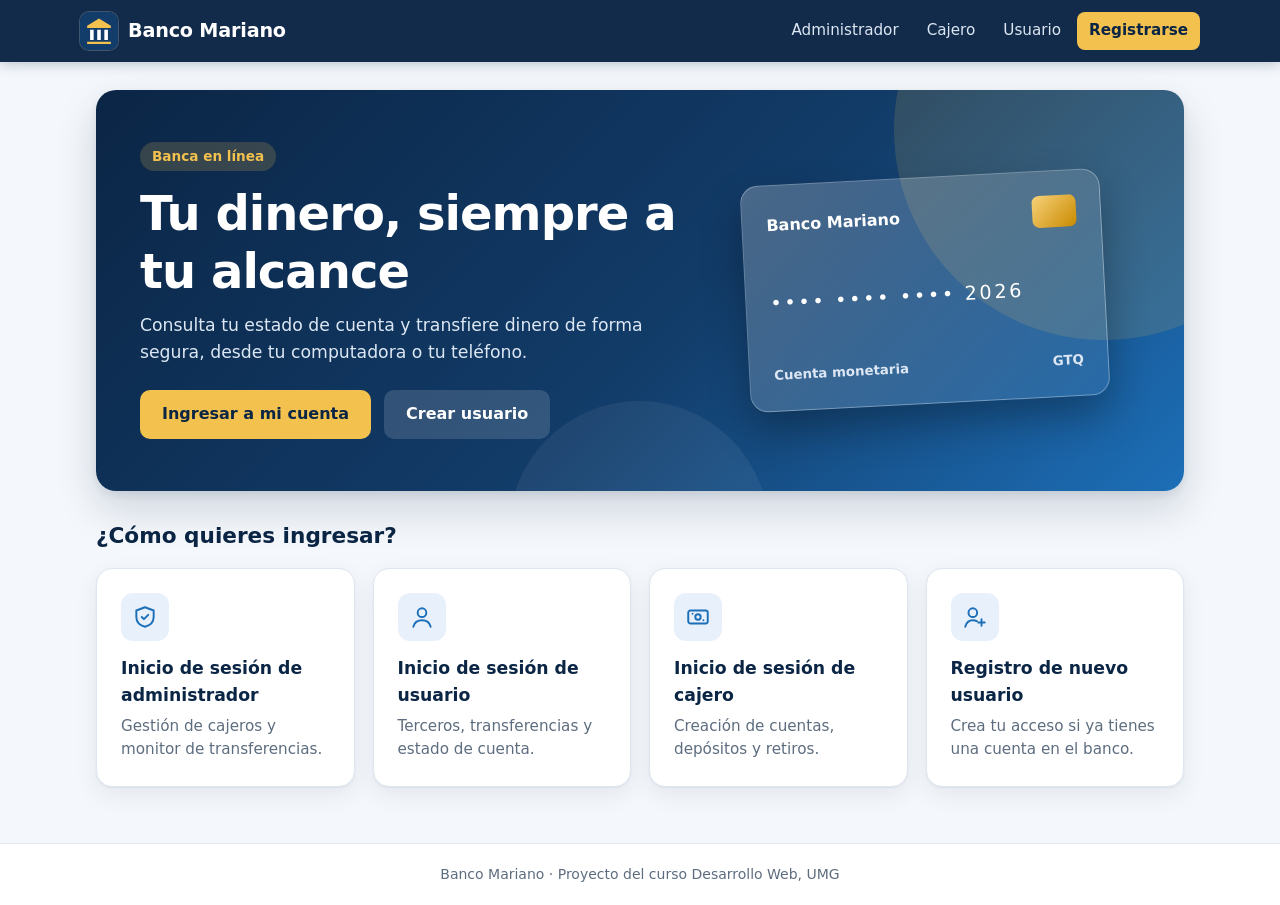
<file: Frontend/index.html>
<!doctype html>
<html lang="es">
<head>
  <meta charset="utf-8">
  <meta name="viewport" content="width=device-width, initial-scale=1">
  <title>Banco Mariano</title>
  <link rel="icon" href="img/logo.svg">
  <link rel="stylesheet" href="css/styles.css">
</head>
<body>
  <header class="encabezado">
    <a class="marca" href="index.html"><img src="img/logo.svg" alt="">Banco Mariano</a>
    <nav aria-label="Principal">
      <a href="login.html?rol=admin">Administrador</a>
      <a href="login.html?rol=cajero">Cajero</a>
      <a href="login.html?rol=cliente">Usuario</a>
      <a class="destacado" href="registro.html">Registrarse</a>
    </nav>
  </header>
  <main>
    <section class="portada">
      <div>
        <span class="etiqueta">Banca en línea</span>
        <h1>Tu dinero, siempre a tu alcance</h1>
        <p>Consulta tu estado de cuenta y transfiere dinero de forma segura, desde tu computadora o tu teléfono.</p>
        <a class="boton-enlace" href="login.html?rol=cliente">Ingresar a mi cuenta</a>
        <a class="boton-enlace claro" href="registro.html">Crear usuario</a>
      </div>
      <div class="tarjeta-banco" aria-hidden="true">
        <div class="fila"><span>Banco Mariano</span><span class="chip"></span></div>
        <div class="numero">•••• •••• •••• 2026</div>
        <div class="fila"><small>Cuenta monetaria</small><small>GTQ</small></div>
      </div>
    </section>

    <h2 class="subtitulo">¿Cómo quieres ingresar?</h2>
    <section class="opciones">
      <a class="opcion" href="login.html?rol=admin">
        <span class="icono"><svg viewBox="0 0 24 24" aria-hidden="true"><path d="M12 3l8 3v6c0 4.5-3.2 7.7-8 9-4.8-1.3-8-4.5-8-9V6z"/><path d="M9 12l2 2 4-4"/></svg></span>
        <h3>Inicio de sesión de administrador</h3>
        <p>Gestión de cajeros y monitor de transferencias.</p>
      </a>
      <a class="opcion" href="login.html?rol=cliente">
        <span class="icono"><svg viewBox="0 0 24 24" aria-hidden="true"><circle cx="12" cy="8" r="4"/><path d="M4 21c1-4 4-6 8-6s7 2 8 6"/></svg></span>
        <h3>Inicio de sesión de usuario</h3>
        <p>Terceros, transferencias y estado de cuenta.</p>
      </a>
      <a class="opcion" href="login.html?rol=cajero">
        <span class="icono"><svg viewBox="0 0 24 24" aria-hidden="true"><rect x="3" y="6" width="18" height="12" rx="2"/><circle cx="12" cy="12" r="2.5"/><path d="M7 9v.01M17 15v.01"/></svg></span>
        <h3>Inicio de sesión de cajero</h3>
        <p>Creación de cuentas, depósitos y retiros.</p>
      </a>
      <a class="opcion" href="registro.html">
        <span class="icono"><svg viewBox="0 0 24 24" aria-hidden="true"><circle cx="10" cy="8" r="4"/><path d="M3 21c1-4 3.5-6 7-6 1.4 0 2.6.3 3.7.9"/><path d="M18 14v6M15 17h6"/></svg></span>
        <h3>Registro de nuevo usuario</h3>
        <p>Crea tu acceso si ya tienes una cuenta en el banco.</p>
      </a>
    </section>
  </main>
  <footer class="pie">Banco Mariano · Proyecto del curso Desarrollo Web, UMG</footer>
</body>
</html>
</file>
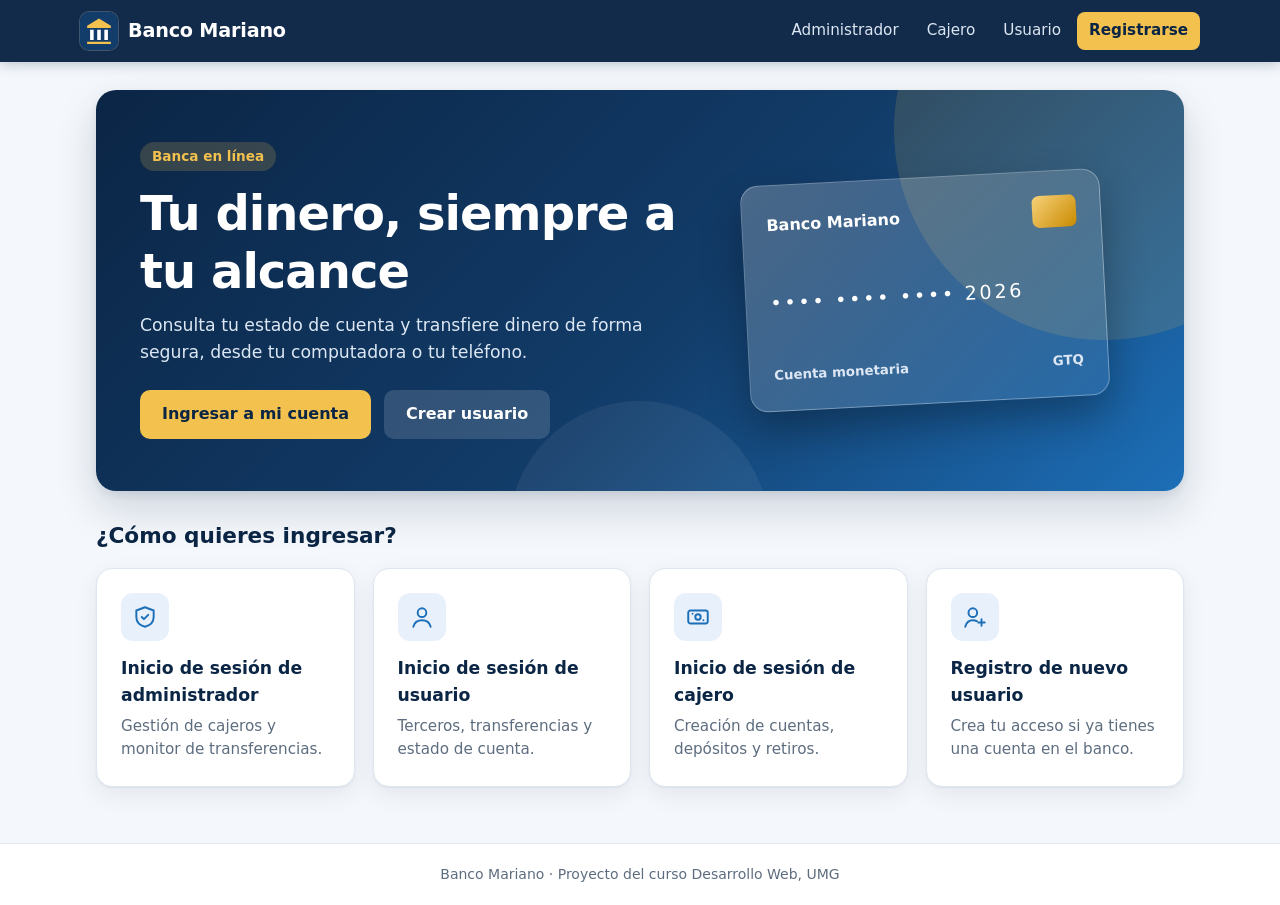
<file: Frontend/login.html>
<!doctype html>
<html lang="es">
<head>
  <meta charset="utf-8">
  <meta name="viewport" content="width=device-width, initial-scale=1">
  <title>Iniciar sesión | Banco Mariano</title>
  <link rel="icon" href="img/logo.svg">
  <link rel="stylesheet" href="css/styles.css">
</head>
<body class="acceso">
  <header class="encabezado">
    <a class="marca" href="index.html"><img src="img/logo.svg" alt="">Banco Mariano</a>
  </header>
  <main>
    <section class="tarjeta angosta">
      <h1 id="titulo">Iniciar sesión</h1>
      <form id="formulario">
        <label><span id="etiqueta-usuario">Usuario</span><input name="usuario" id="usuario" autocomplete="username" required></label>
        <label>Clave<input name="clave" type="password" autocomplete="current-password" required></label>
        <button type="submit">Ingresar</button>
      </form>
    </section>
  </main>
  <script src="js/app.js"></script>
  <script src="js/login.js"></script>
</body>
</html>
</file>
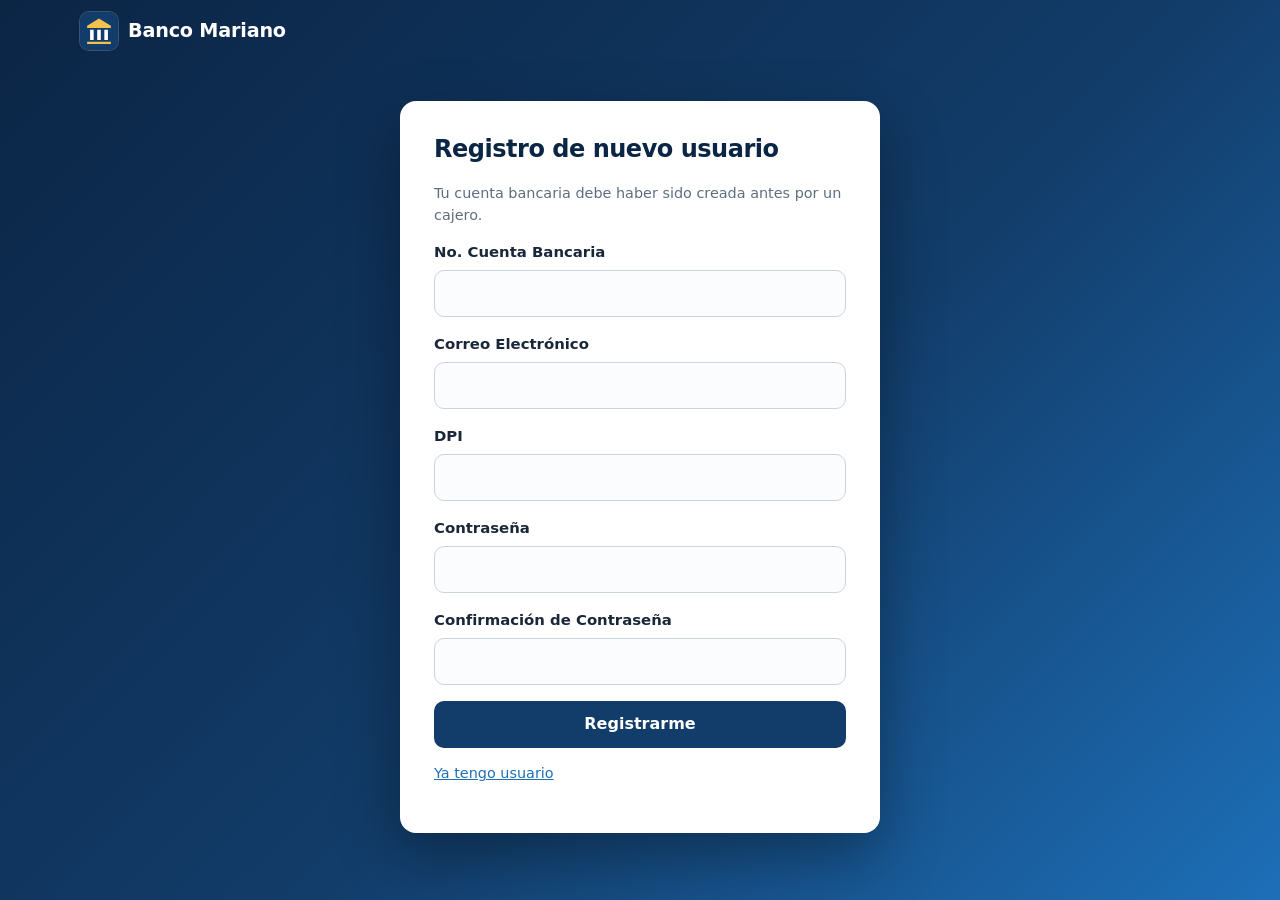
<file: Frontend/registro.html>
<!doctype html>
<html lang="es">
<head>
  <meta charset="utf-8">
  <meta name="viewport" content="width=device-width, initial-scale=1">
  <title>Registro | Banco Mariano</title>
  <link rel="icon" href="img/logo.svg">
  <link rel="stylesheet" href="css/styles.css">
</head>
<body class="acceso">
  <header class="encabezado">
    <a class="marca" href="index.html"><img src="img/logo.svg" alt="">Banco Mariano</a>
  </header>
  <main>
    <section class="tarjeta angosta">
      <h1>Registro de nuevo usuario</h1>
      <p class="nota">Tu cuenta bancaria debe haber sido creada antes por un cajero.</p>
      <form id="formulario">
        <label>No. Cuenta Bancaria<input name="numero" inputmode="numeric" pattern="\d{6,20}" title="De 6 a 20 dígitos" required></label>
        <label>Correo Electrónico<input name="correo" type="email" autocomplete="username" required></label>
        <label>DPI<input name="dpi" inputmode="numeric" pattern="\d{13}" title="13 dígitos" required></label>
        <label>Contraseña<input name="clave" type="password" minlength="8" maxlength="72" autocomplete="new-password" required></label>
        <label>Confirmación de Contraseña<input name="confirmacion" type="password" minlength="8" maxlength="72" autocomplete="new-password" required></label>
        <button type="submit">Registrarme</button>
      </form>
      <p class="nota"><a href="login.html?rol=cliente">Ya tengo usuario</a></p>
    </section>
  </main>
  <script src="js/app.js"></script>
  <script src="js/registro.js"></script>
</body>
</html>
</file>
<file: Frontend/css/styles.css>
:root {
  --azul-noche: #0b2545;
  --azul: #123c69;
  --azul-claro: #1d6fb8;
  --celeste: #e8f1fb;
  --oro: #f2c14e;
  --oro-oscuro: #c98a00;
  --fondo: #f4f7fb;
  --panel: #ffffff;
  --texto: #1a2738;
  --suave: #5d6d7f;
  --borde: #dfe6ee;
  --error: #b3261e;
  --exito: #17794a;
  --sombra: 0 1px 2px rgba(11, 37, 69, .06), 0 8px 24px rgba(11, 37, 69, .07);
  --sombra-alta: 0 4px 8px rgba(11, 37, 69, .08), 0 18px 40px rgba(11, 37, 69, .16);
  --degradado: linear-gradient(135deg, #0b2545 0%, #123c69 55%, #1d6fb8 100%);
}

* { box-sizing: border-box; }
html { scroll-behavior: smooth; }
body { margin: 0; min-height: 100vh; display: flex; flex-direction: column; background: var(--fondo); color: var(--texto); font: 16px/1.55 "Segoe UI", system-ui, Roboto, Arial, sans-serif; }
[hidden] { display: none !important; }
a { color: var(--azul-claro); }
h1 { letter-spacing: -.02em; line-height: 1.2; }

/* Encabezado */
.encabezado { position: sticky; top: 0; z-index: 10; background: rgba(11, 37, 69, .97); color: #fff; padding: 12px max(16px, calc((100% - 1120px) / 2)); display: flex; flex-wrap: wrap; align-items: center; gap: 12px; box-shadow: 0 2px 12px rgba(11, 37, 69, .25); }
.marca { display: flex; align-items: center; gap: 10px; color: #fff; text-decoration: none; font-size: 1.2rem; font-weight: 700; letter-spacing: -.01em; }
.marca img { width: 38px; height: 38px; border-radius: 9px; box-shadow: 0 0 0 1px rgba(255, 255, 255, .2); }
.encabezado nav { margin-left: auto; display: flex; flex-wrap: wrap; align-items: center; gap: 4px; }
.encabezado nav a { color: #dce7f3; text-decoration: none; padding: 7px 12px; border-radius: 8px; font-size: .95rem; transition: background .15s, color .15s; }
.encabezado nav a:hover { background: rgba(255, 255, 255, .12); color: #fff; }
.encabezado nav a.destacado { background: var(--oro); color: var(--azul-noche); font-weight: 600; }
.encabezado nav a.destacado:hover { background: #f7d27a; color: var(--azul-noche); }
.usuario-actual { margin-left: auto; font-size: .92rem; color: #dce7f3; }

main { width: 100%; max-width: 1120px; margin: 0 auto; padding: 28px 16px 56px; flex: 1; animation: aparecer .3s ease-out; }
main > h1 { margin: 0 0 18px; font-size: 1.8rem; color: var(--azul-noche); }

/* Portada */
.portada { position: relative; overflow: hidden; display: grid; grid-template-columns: 1.25fr 1fr; align-items: center; gap: 32px; background: var(--degradado); color: #fff; border-radius: 20px; padding: 52px 44px; margin-bottom: 28px; box-shadow: var(--sombra-alta); }
.portada::before { content: ""; position: absolute; width: 420px; height: 420px; right: -130px; top: -170px; border-radius: 50%; background: rgba(242, 193, 78, .14); }
.portada::after { content: ""; position: absolute; width: 260px; height: 260px; left: 38%; bottom: -170px; border-radius: 50%; background: rgba(255, 255, 255, .06); }
.portada > * { position: relative; z-index: 1; }
.etiqueta { display: inline-block; padding: 4px 12px; border-radius: 99px; background: rgba(242, 193, 78, .18); color: var(--oro); font-size: .85rem; font-weight: 600; margin-bottom: 14px; }
.portada h1 { margin: 0 0 12px; font-size: clamp(2rem, 5vw, 3rem); }
.portada p { margin: 0 0 24px; font-size: 1.08rem; color: #dce7f3; max-width: 46ch; }
.boton-enlace { display: inline-block; padding: 12px 22px; border-radius: 10px; background: var(--oro); color: var(--azul-noche); font-weight: 700; text-decoration: none; transition: transform .15s, box-shadow .15s; }
.boton-enlace:hover { transform: translateY(-2px); box-shadow: 0 8px 18px rgba(0, 0, 0, .25); }
.boton-enlace.claro { background: rgba(255, 255, 255, .14); color: #fff; margin-left: 8px; }

.tarjeta-banco { aspect-ratio: 1.586; max-width: 360px; width: 100%; justify-self: center; display: flex; flex-direction: column; justify-content: space-between; padding: 24px; border-radius: 18px; color: #fff; background: linear-gradient(135deg, rgba(255, 255, 255, .24), rgba(255, 255, 255, .06)); border: 1px solid rgba(255, 255, 255, .28); box-shadow: 0 20px 40px rgba(0, 0, 0, .3); transform: rotate(-3deg); }
.tarjeta-banco .fila { display: flex; justify-content: space-between; align-items: center; font-weight: 600; }
.tarjeta-banco .chip { width: 44px; height: 32px; border-radius: 7px; background: linear-gradient(135deg, #f7d27a, #c98a00); }
.tarjeta-banco .numero { font-size: 1.2rem; letter-spacing: .14em; }
.tarjeta-banco small { color: #dce7f3; }

.subtitulo { margin: 0 0 16px; font-size: 1.35rem; color: var(--azul-noche); }
.opciones { display: grid; grid-template-columns: repeat(auto-fit, minmax(240px, 1fr)); gap: 18px; }
.opcion { display: block; background: var(--panel); border: 1px solid var(--borde); border-radius: 16px; padding: 24px; color: inherit; text-decoration: none; box-shadow: var(--sombra); transition: transform .18s, box-shadow .18s, border-color .18s; }
.opcion:hover { transform: translateY(-4px); box-shadow: var(--sombra-alta); border-color: var(--azul-claro); }
.icono { display: grid; place-items: center; width: 48px; height: 48px; border-radius: 12px; background: var(--celeste); color: var(--azul-claro); margin-bottom: 14px; }
.icono svg { width: 26px; height: 26px; fill: none; stroke: currentColor; stroke-width: 1.8; stroke-linecap: round; stroke-linejoin: round; }
.opcion h3 { margin: 0 0 6px; font-size: 1.08rem; color: var(--azul-noche); }
.opcion p { margin: 0; color: var(--suave); font-size: .95rem; }
.pie { padding: 20px 16px; text-align: center; color: var(--suave); font-size: .875rem; border-top: 1px solid var(--borde); background: var(--panel); }

/* Tarjetas y formularios */
.tarjeta { background: var(--panel); border: 1px solid var(--borde); border-radius: 16px; padding: 26px; margin-bottom: 20px; box-shadow: var(--sombra); }
.tarjeta h2 { margin: 0 0 16px; color: var(--azul-noche); font-size: 1.2rem; }
.angosta { max-width: 480px; margin-left: auto; margin-right: auto; }

body.acceso { background: var(--degradado) fixed; }
body.acceso main { display: flex; align-items: center; justify-content: center; }
body.acceso .tarjeta { width: 100%; margin: 0; padding: 34px; border: 0; box-shadow: 0 24px 60px rgba(0, 0, 0, .35); }
body.acceso .tarjeta h1 { margin: 0 0 18px; font-size: 1.5rem; color: var(--azul-noche); }
body.acceso .encabezado { background: transparent; box-shadow: none; position: static; }
body.acceso form button[type="submit"] { width: 100%; }

label { display: block; font-weight: 600; font-size: .93rem; margin-bottom: 16px; }
input, select { display: block; width: 100%; margin-top: 6px; padding: 11px 12px; font: inherit; font-weight: 400; color: var(--texto); border: 1px solid #c9d4e0; border-radius: 10px; background: #fbfcfe; transition: border-color .15s, box-shadow .15s; }
input:focus, select:focus { outline: 0; border-color: var(--azul-claro); box-shadow: 0 0 0 3px rgba(29, 111, 184, .18); background: #fff; }
button { font: inherit; font-weight: 600; padding: 11px 20px; border: 0; border-radius: 10px; background: var(--azul); color: #fff; cursor: pointer; transition: background .15s, transform .1s; }
button:hover { background: var(--azul-claro); }
button:active { transform: translateY(1px); }
button:disabled { opacity: .6; cursor: wait; }
button.secundario { background: var(--celeste); color: var(--azul); }
button.secundario:hover { background: #d5e5f7; }
button[aria-pressed="true"] { background: var(--azul); color: #fff; }
.pequeno { padding: 6px 12px; font-size: .875rem; border-radius: 8px; }

/* Pestanas */
.pestanas { display: inline-flex; flex-wrap: wrap; gap: 4px; margin-bottom: 22px; padding: 5px; background: var(--panel); border: 1px solid var(--borde); border-radius: 14px; box-shadow: var(--sombra); }
.pestanas button { background: transparent; color: var(--suave); }
.pestanas button:hover { background: var(--celeste); color: var(--azul); }
.pestanas button[aria-selected="true"] { background: var(--degradado); color: #fff; }

.aviso { padding: 11px 14px; border-radius: 10px; margin-bottom: 16px; font-weight: 500; font-size: .95rem; border-left: 4px solid; }
.aviso.error { background: #fdecea; color: var(--error); }
.aviso.exito { background: #e6f6ee; color: var(--exito); }

/* Metricas */
.metricas { display: grid; grid-template-columns: repeat(auto-fit, minmax(170px, 1fr)); gap: 14px; }
.metrica { --acento: var(--azul-claro); position: relative; overflow: hidden; border: 1px solid var(--borde); border-radius: 14px; padding: 18px 16px 16px; background: #fff; }
.metrica::before { content: ""; position: absolute; inset: 0 0 auto; height: 4px; background: var(--acento); }
.metrica:nth-child(2) { --acento: #6a4cc2; }
.metrica:nth-child(3) { --acento: var(--oro-oscuro); }
.metrica:nth-child(4) { --acento: var(--exito); }
.metrica:nth-child(5) { --acento: var(--error); }
.metrica strong { display: block; font-size: 2rem; line-height: 1.15; color: var(--acento); }
.metrica span { color: var(--texto); font-size: .9rem; }
.metrica small { display: block; margin-top: 4px; color: var(--suave); }

/* Tablas */
.tabla-scroll { overflow-x: auto; }
table { width: 100%; border-collapse: collapse; font-size: .95rem; }
th, td { text-align: left; padding: 12px 10px; border-bottom: 1px solid var(--borde); white-space: nowrap; }
th { color: var(--suave); font-size: .78rem; text-transform: uppercase; letter-spacing: .05em; background: #f8fafc; }
tbody tr:hover { background: #f8fbff; }
tbody tr:last-child td { border-bottom: 0; }
.num { text-align: right; font-variant-numeric: tabular-nums; }
.estado-ok, .estado-no { font-weight: 600; font-size: .85rem; }
.estado-ok { color: var(--exito); }
.estado-no { color: var(--error); }
.nota { color: var(--suave); font-size: .9rem; }

/* Saldo del cliente */
.tarjeta-saldo { position: relative; overflow: hidden; background: var(--degradado); color: #fff; border-radius: 16px; padding: 24px; margin-bottom: 22px; }
.tarjeta-saldo::after { content: ""; position: absolute; width: 220px; height: 220px; right: -70px; top: -90px; border-radius: 50%; background: rgba(242, 193, 78, .18); }
.tarjeta-saldo .nota { margin: 0 0 6px; color: #dce7f3; }
.saldo { margin: 0; font-size: clamp(1.8rem, 6vw, 2.5rem); font-weight: 700; letter-spacing: -.01em; }

canvas { display: block; width: 100%; height: 320px; }
.acciones { display: flex; flex-wrap: wrap; gap: 8px; margin-bottom: 12px; }

@keyframes aparecer { from { opacity: 0; transform: translateY(6px); } to { opacity: 1; transform: none; } }
@media (prefers-reduced-motion: reduce) {
  *, *::before, *::after { animation: none !important; transition: none !important; scroll-behavior: auto !important; }
}

@media (max-width: 760px) {
  .portada { grid-template-columns: 1fr; padding: 32px 22px; }
  .tarjeta-banco { display: none; }
}
@media (max-width: 600px) {
  main { padding: 18px 12px 36px; }
  .tarjeta { padding: 18px; }
  body.acceso .tarjeta { padding: 24px 18px; }
  .encabezado nav { margin-left: 0; width: 100%; }
  .encabezado nav a { padding: 6px 8px; font-size: .9rem; }
  .usuario-actual { display: none; }
  #salir { margin-left: auto; }
  .pestanas { display: flex; }
  .pestanas button { flex: 1 1 auto; padding: 9px 10px; font-size: .9rem; }
  .boton-enlace { display: block; text-align: center; }
  .boton-enlace.claro { margin: 8px 0 0; }
}
</file>
